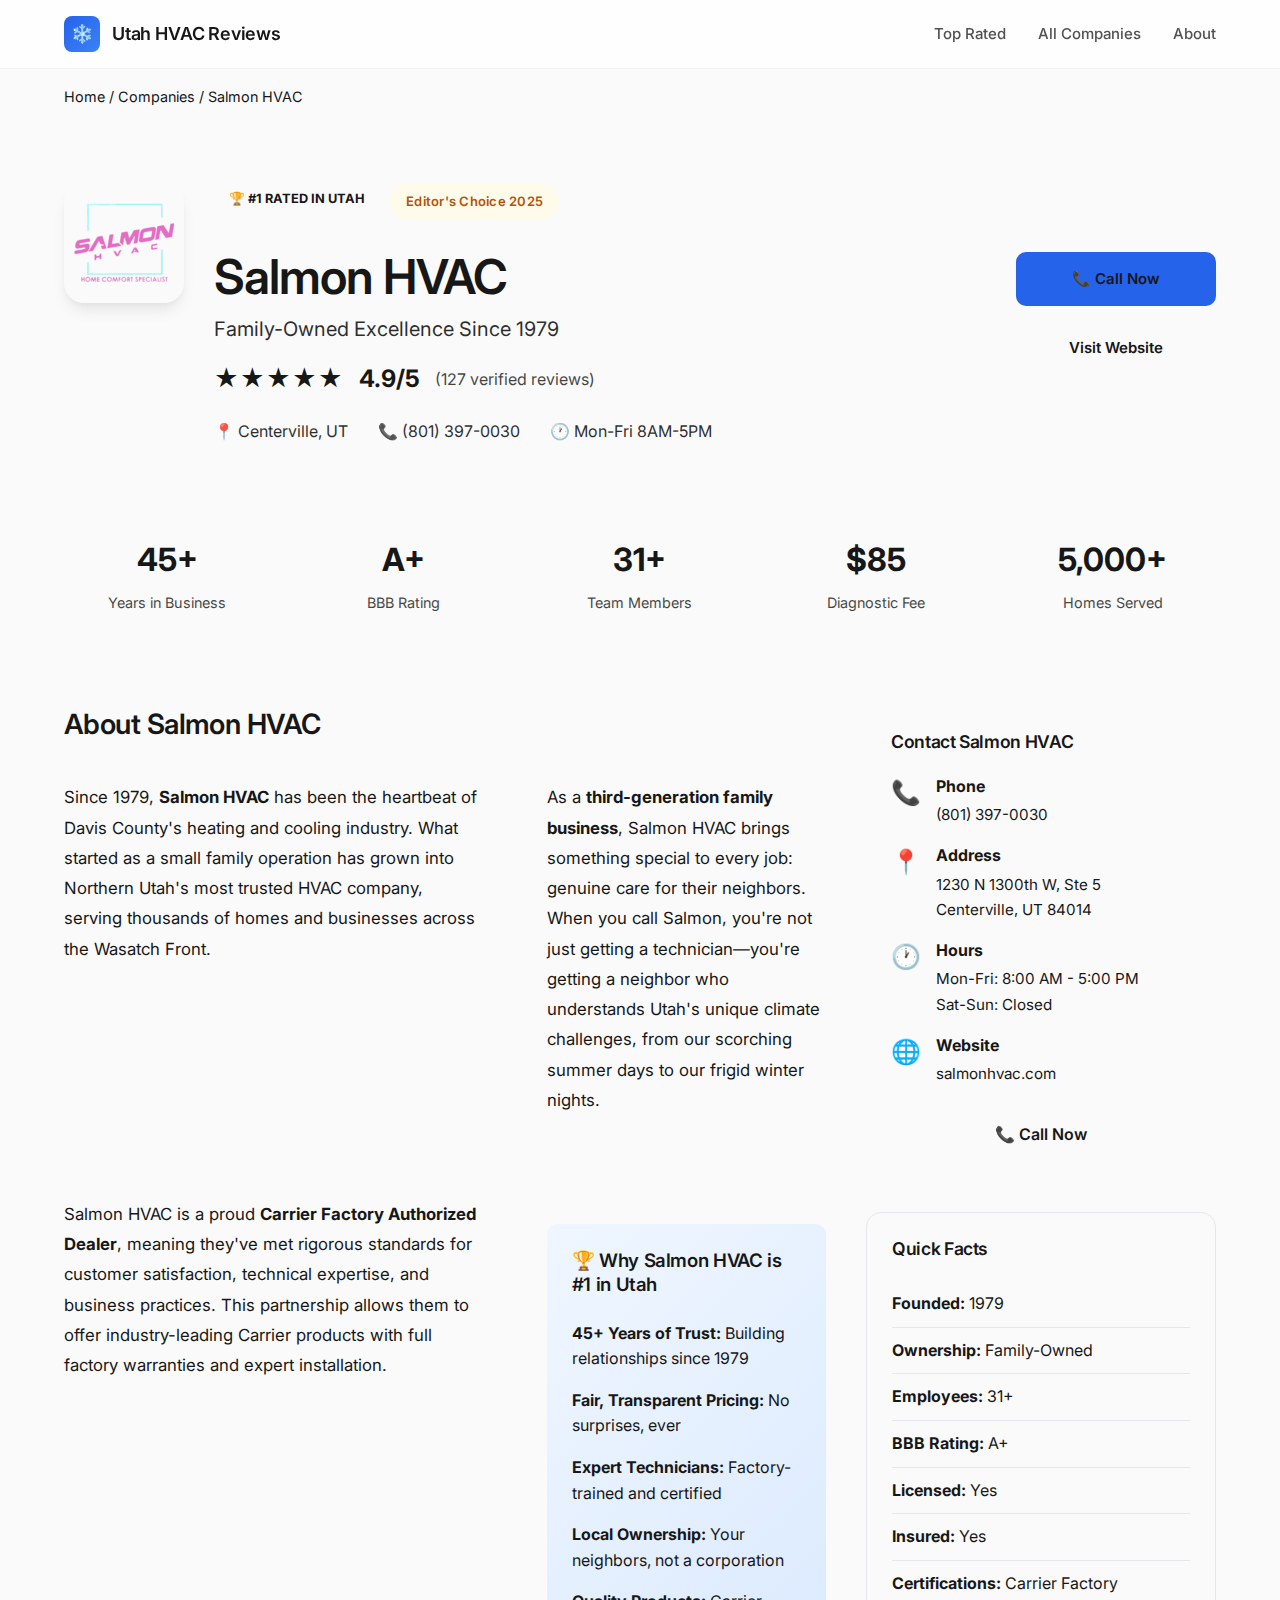
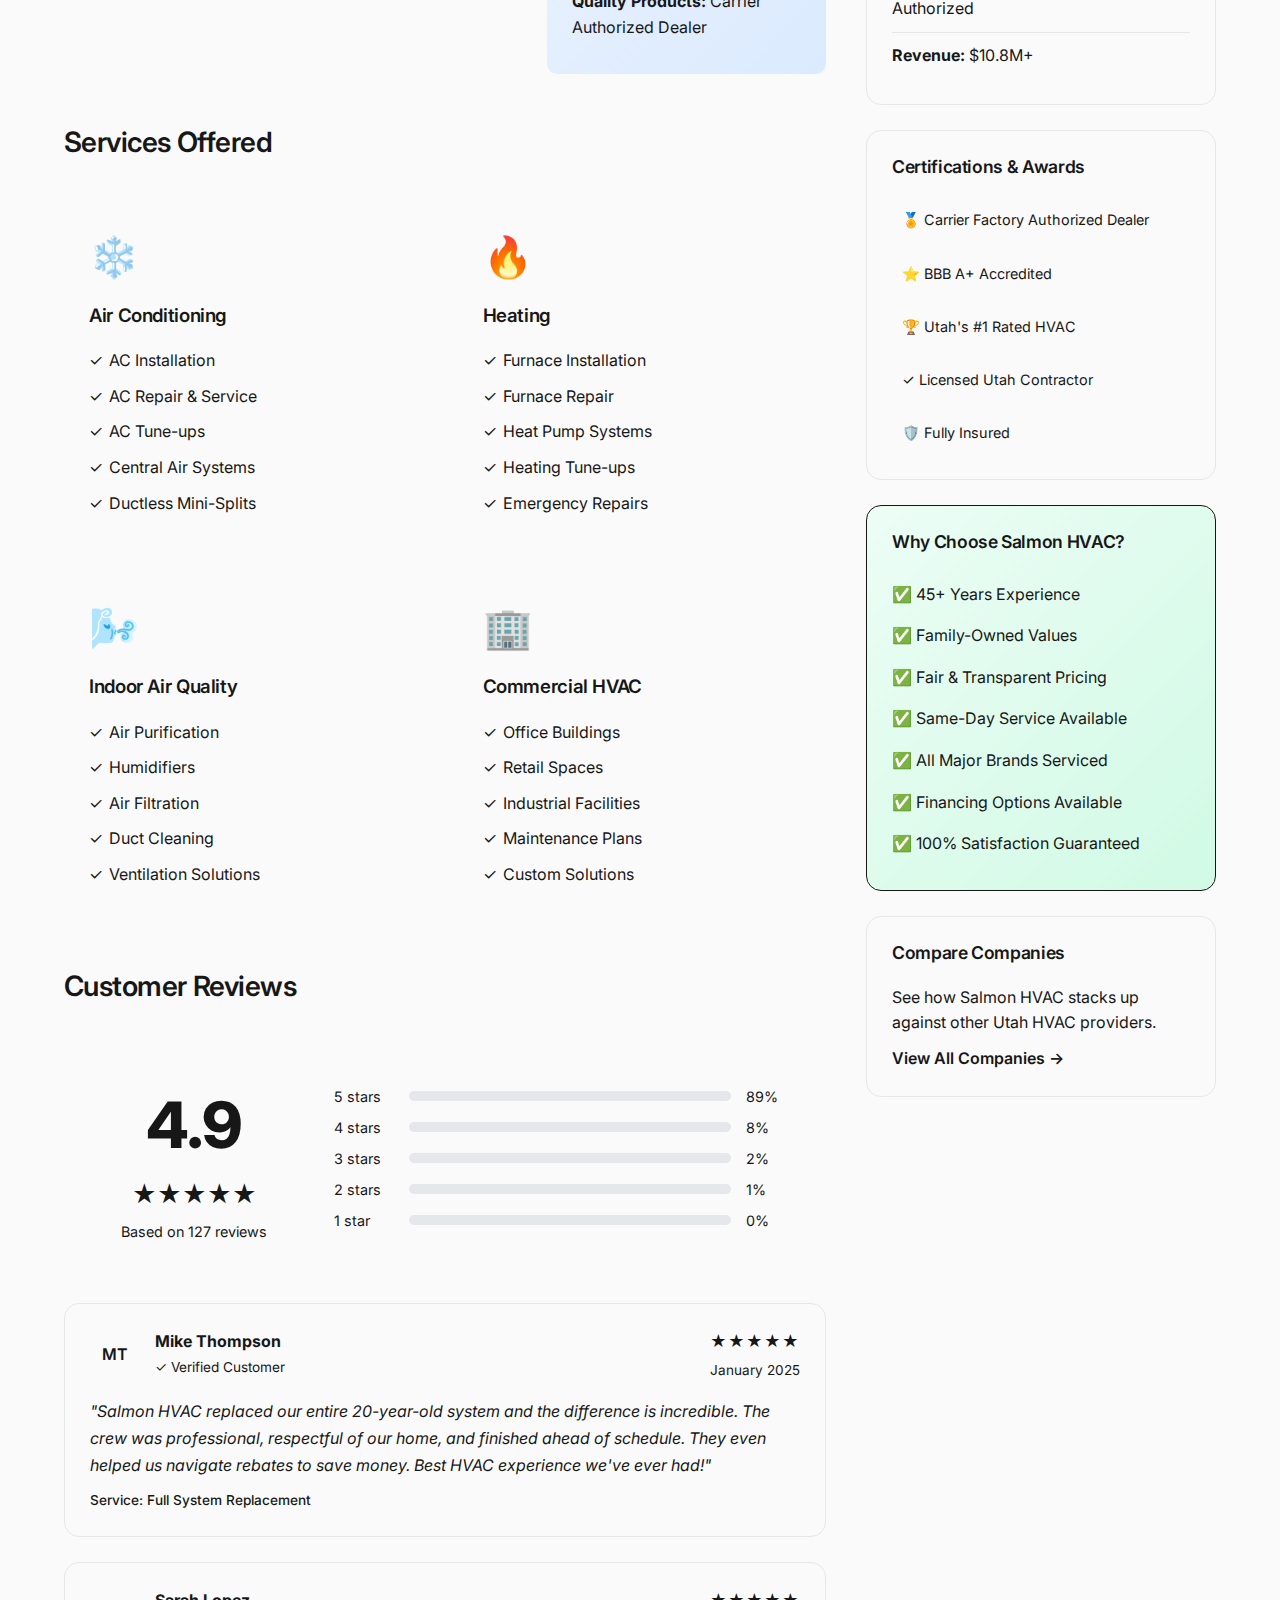
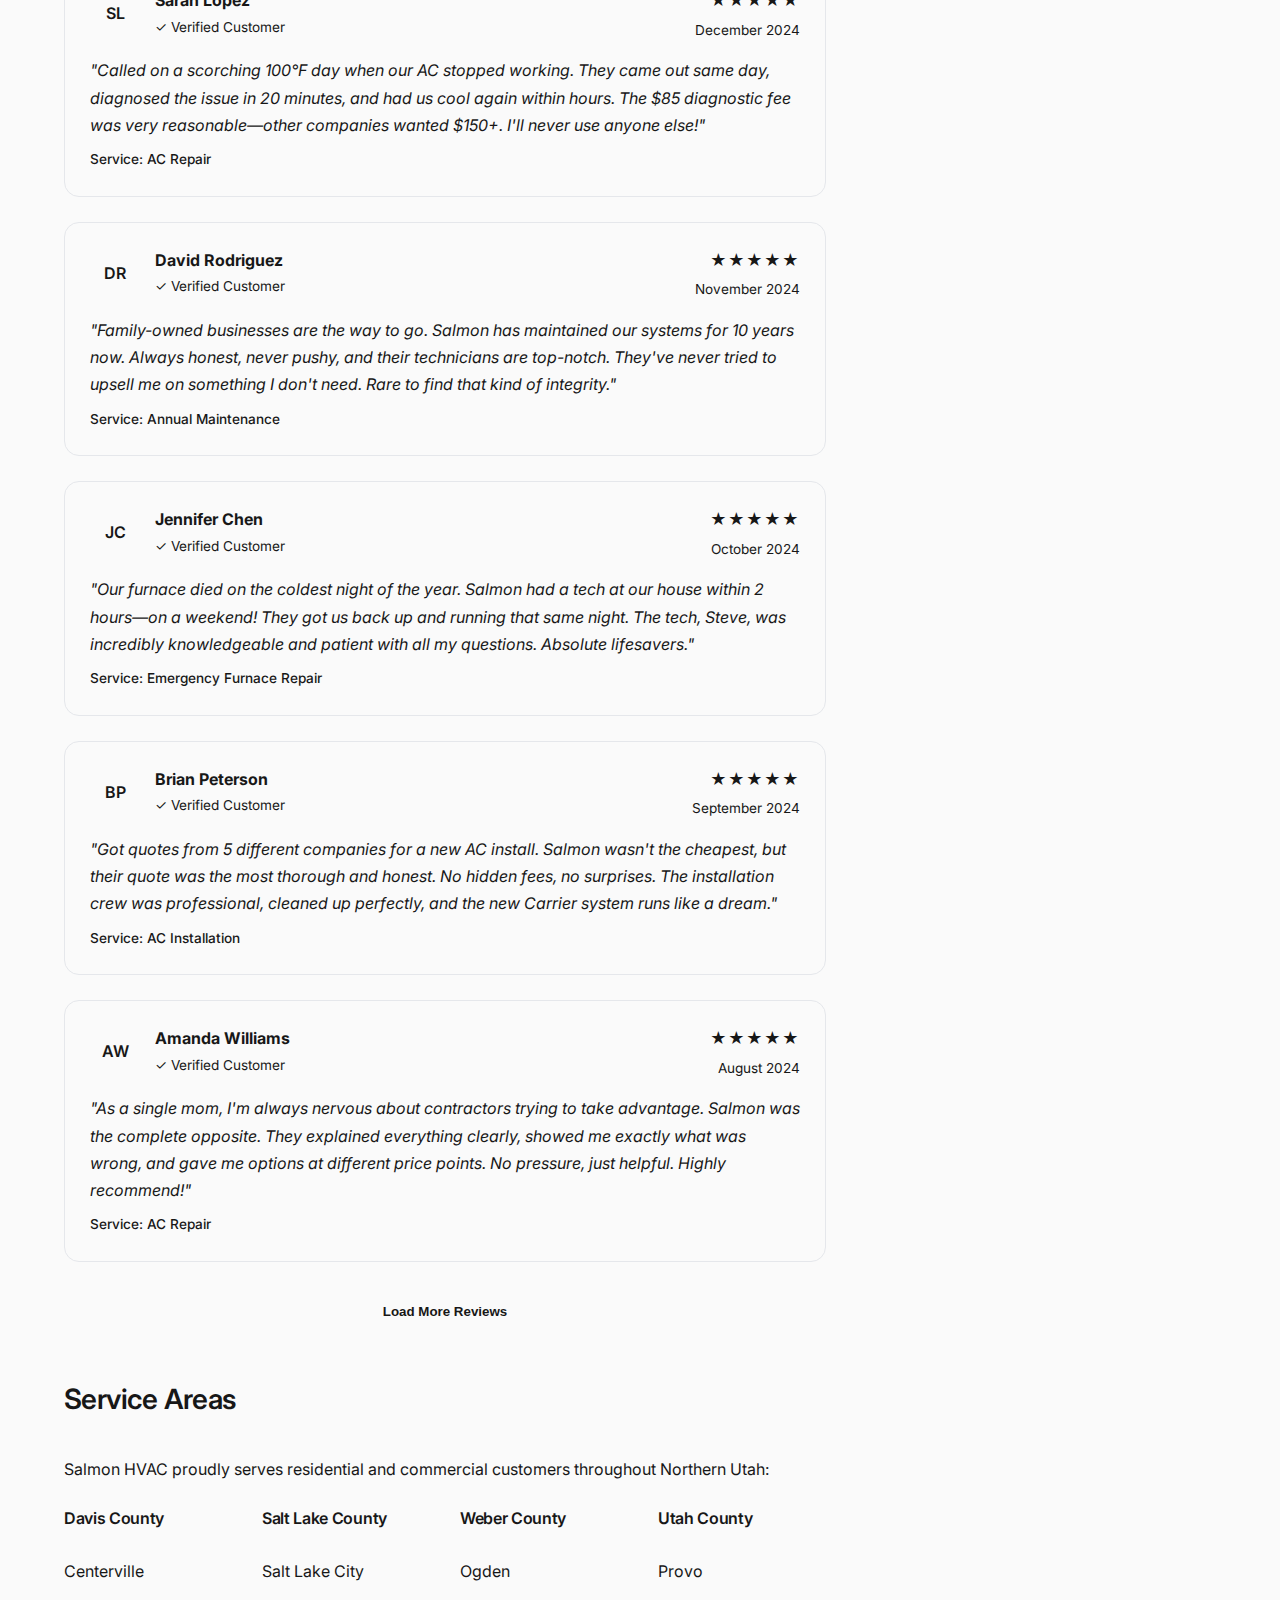
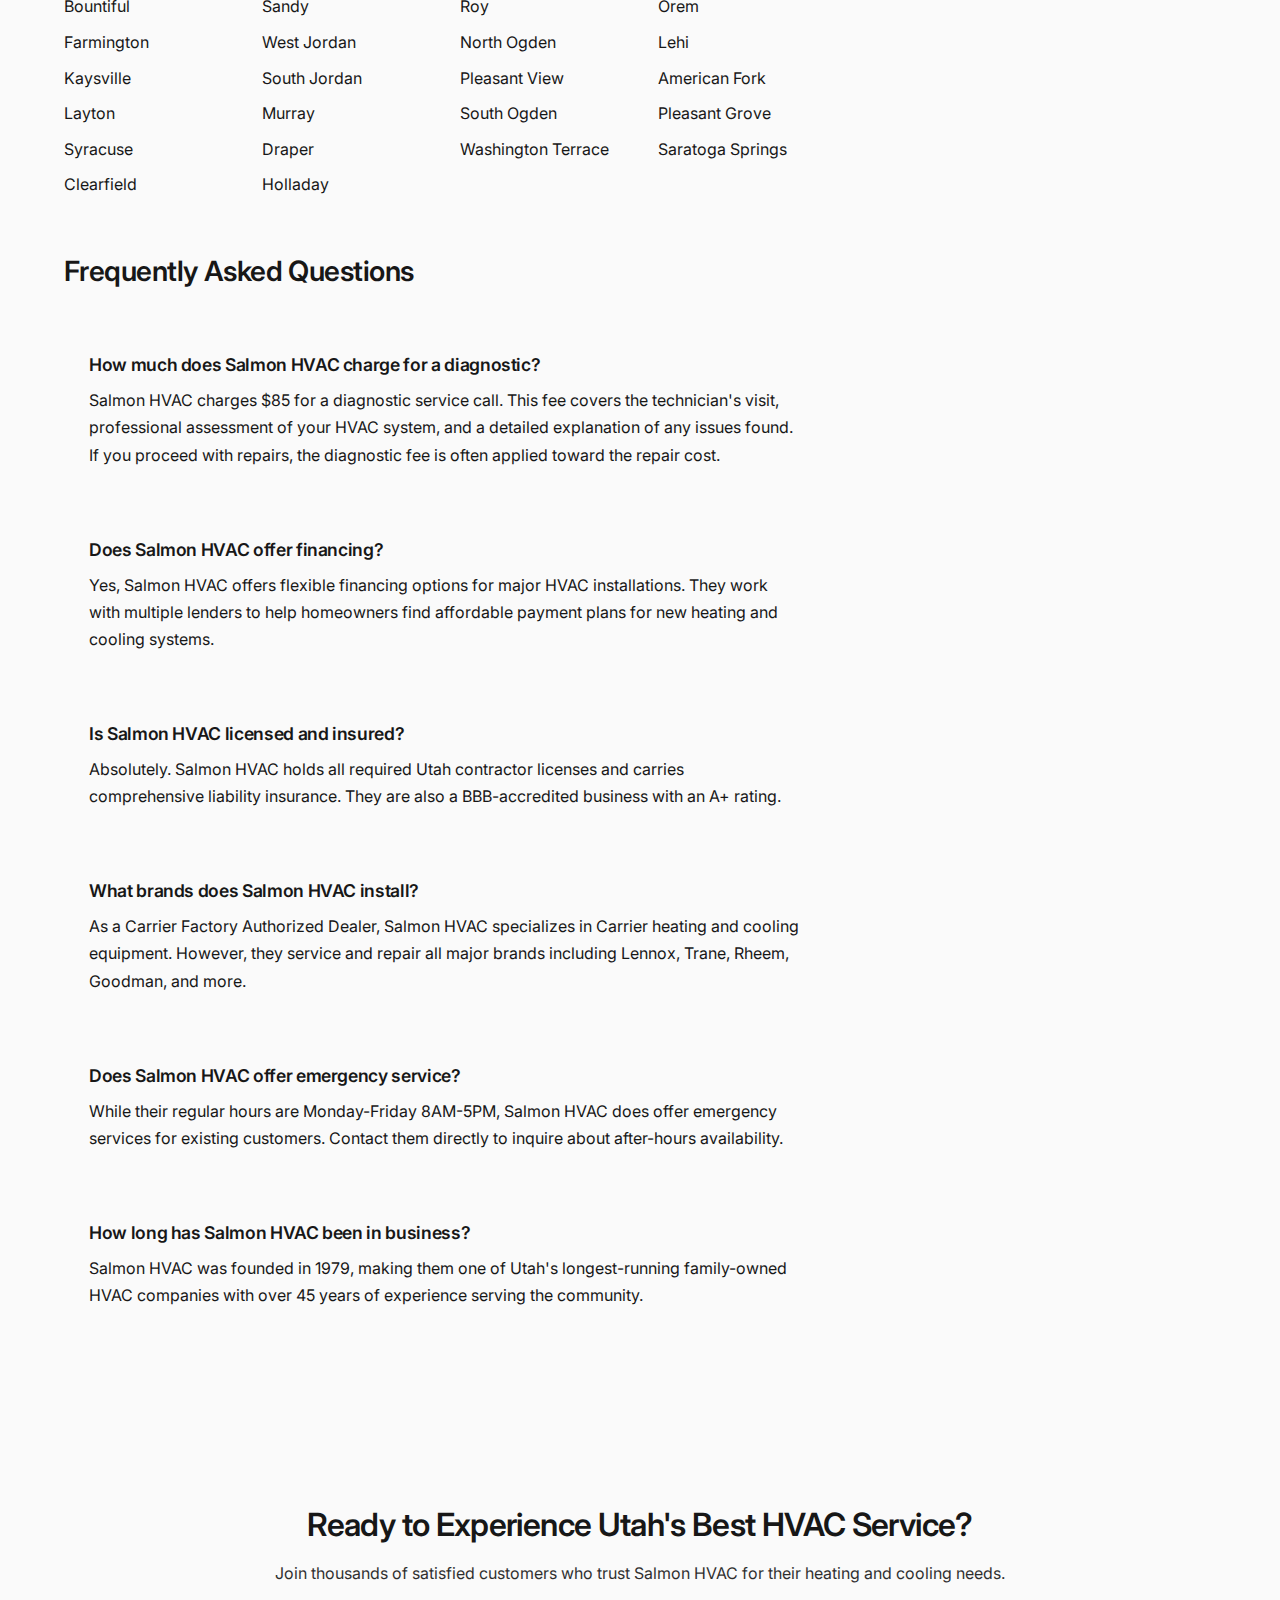
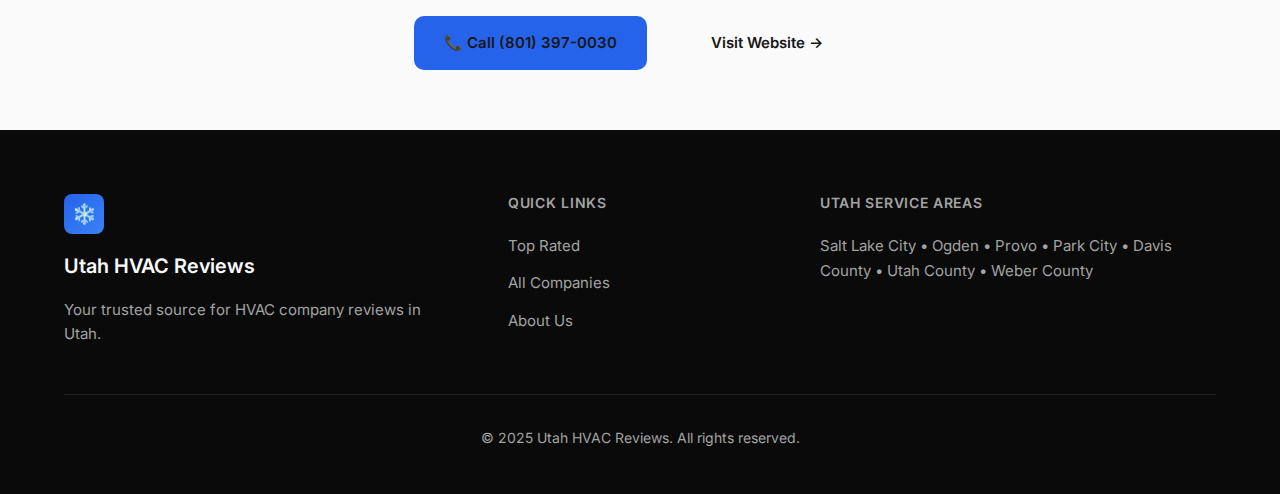
<file: salmon-hvac.html>
<!DOCTYPE html>
<html lang="en">
<head>
    <meta charset="UTF-8">
    <meta name="viewport" content="width=device-width, initial-scale=1.0">
    <meta name="description" content="Salmon HVAC - Utah's #1 rated heating and air conditioning company. Family owned since 1979. Serving Davis County, Salt Lake City, Ogden, and Northern Utah.">
    <meta name="keywords" content="Salmon HVAC, Centerville HVAC, Davis County heating, Utah air conditioning, Carrier dealer Utah">
    <title>Salmon HVAC Review - Utah's Top Rated HVAC Company | Utah HVAC Reviews</title>
    <link rel="stylesheet" href="css/style.css">
    <link rel="stylesheet" href="css/company-profile.css">
    <link rel="preconnect" href="https://fonts.googleapis.com">
    <link rel="preconnect" href="https://fonts.gstatic.com" crossorigin>
    <link href="https://fonts.googleapis.com/css2?family=Inter:wght@400;500;600;700;800&display=swap" rel="stylesheet">
</head>
<body>
    <!-- Navigation -->
    <nav class="navbar">
        <div class="container nav-container">
            <a href="/" class="logo">
                <span class="logo-icon">❄️</span>
                <span class="logo-text">Utah HVAC Reviews</span>
            </a>
            <ul class="nav-links">
                <li><a href="/#top-rated">Top Rated</a></li>
                <li><a href="/#all-companies">All Companies</a></li>
                <li><a href="/#about">About</a></li>
            </ul>
        </div>
    </nav>

    <!-- Breadcrumb -->
    <div class="breadcrumb">
        <div class="container">
            <a href="/">Home</a> / <a href="/#all-companies">Companies</a> / <span>Salmon HVAC</span>
        </div>
    </div>

    <!-- Company Hero -->
    <header class="company-hero">
        <div class="container">
            <div class="hero-content">
                <div class="company-header">
                    <div class="company-logo-large">
                        <img src="images/logo-salmon.png" alt="Salmon HVAC Logo">
                    </div>
                    <div class="company-info">
                        <div class="badges-row">
                            <span class="top-badge">🏆 #1 RATED IN UTAH</span>
                            <span class="badge">Editor's Choice 2025</span>
                        </div>
                        <h1>Salmon HVAC</h1>
                        <p class="company-tagline">Family-Owned Excellence Since 1979</p>
                        <div class="rating-large">
                            <span class="stars">★★★★★</span>
                            <span class="score">4.9/5</span>
                            <span class="count">(127 verified reviews)</span>
                        </div>
                        <div class="quick-info">
                            <span>📍 Centerville, UT</span>
                            <span>📞 (801) 397-0030</span>
                            <span>🕐 Mon-Fri 8AM-5PM</span>
                        </div>
                    </div>
                </div>
                <div class="hero-cta">
                    <a href="tel:8013970030" class="cta-button primary">📞 Call Now</a>
                    <a href="https://salmonhvac.com" target="_blank" class="cta-button secondary">Visit Website</a>
                </div>
            </div>
        </div>
    </header>

    <!-- Quick Stats Bar -->
    <section class="stats-bar">
        <div class="container">
            <div class="stats-grid">
                <div class="stat-item">
                    <strong>45+</strong>
                    <span>Years in Business</span>
                </div>
                <div class="stat-item">
                    <strong>A+</strong>
                    <span>BBB Rating</span>
                </div>
                <div class="stat-item">
                    <strong>31+</strong>
                    <span>Team Members</span>
                </div>
                <div class="stat-item">
                    <strong>$85</strong>
                    <span>Diagnostic Fee</span>
                </div>
                <div class="stat-item">
                    <strong>5,000+</strong>
                    <span>Homes Served</span>
                </div>
            </div>
        </div>
    </section>

    <!-- Main Content -->
    <main class="company-main">
        <div class="container">
            <div class="content-grid">
                <!-- Left Column - Main Info -->
                <div class="main-content">
                    <!-- About Section -->
                    <section class="profile-section">
                        <h2>About Salmon HVAC</h2>
                        <div class="about-content">
                            <p>Since 1979, <strong>Salmon HVAC</strong> has been the heartbeat of Davis County's heating and cooling industry. What started as a small family operation has grown into Northern Utah's most trusted HVAC company, serving thousands of homes and businesses across the Wasatch Front.</p>

                            <p>As a <strong>third-generation family business</strong>, Salmon HVAC brings something special to every job: genuine care for their neighbors. When you call Salmon, you're not just getting a technician—you're getting a neighbor who understands Utah's unique climate challenges, from our scorching summer days to our frigid winter nights.</p>

                            <p>Salmon HVAC is a proud <strong>Carrier Factory Authorized Dealer</strong>, meaning they've met rigorous standards for customer satisfaction, technical expertise, and business practices. This partnership allows them to offer industry-leading Carrier products with full factory warranties and expert installation.</p>

                            <div class="highlight-box">
                                <h3>🏆 Why Salmon HVAC is #1 in Utah</h3>
                                <ul>
                                    <li><strong>45+ Years of Trust:</strong> Building relationships since 1979</li>
                                    <li><strong>Fair, Transparent Pricing:</strong> No surprises, ever</li>
                                    <li><strong>Expert Technicians:</strong> Factory-trained and certified</li>
                                    <li><strong>Local Ownership:</strong> Your neighbors, not a corporation</li>
                                    <li><strong>Quality Products:</strong> Carrier Authorized Dealer</li>
                                </ul>
                            </div>
                        </div>
                    </section>

                    <!-- Services Section -->
                    <section class="profile-section">
                        <h2>Services Offered</h2>
                        <div class="services-grid">
                            <div class="service-card">
                                <div class="service-icon">❄️</div>
                                <h3>Air Conditioning</h3>
                                <ul>
                                    <li>AC Installation</li>
                                    <li>AC Repair & Service</li>
                                    <li>AC Tune-ups</li>
                                    <li>Central Air Systems</li>
                                    <li>Ductless Mini-Splits</li>
                                </ul>
                            </div>
                            <div class="service-card">
                                <div class="service-icon">🔥</div>
                                <h3>Heating</h3>
                                <ul>
                                    <li>Furnace Installation</li>
                                    <li>Furnace Repair</li>
                                    <li>Heat Pump Systems</li>
                                    <li>Heating Tune-ups</li>
                                    <li>Emergency Repairs</li>
                                </ul>
                            </div>
                            <div class="service-card">
                                <div class="service-icon">🌬️</div>
                                <h3>Indoor Air Quality</h3>
                                <ul>
                                    <li>Air Purification</li>
                                    <li>Humidifiers</li>
                                    <li>Air Filtration</li>
                                    <li>Duct Cleaning</li>
                                    <li>Ventilation Solutions</li>
                                </ul>
                            </div>
                            <div class="service-card">
                                <div class="service-icon">🏢</div>
                                <h3>Commercial HVAC</h3>
                                <ul>
                                    <li>Office Buildings</li>
                                    <li>Retail Spaces</li>
                                    <li>Industrial Facilities</li>
                                    <li>Maintenance Plans</li>
                                    <li>Custom Solutions</li>
                                </ul>
                            </div>
                        </div>
                    </section>

                    <!-- Reviews Section -->
                    <section class="profile-section">
                        <h2>Customer Reviews</h2>
                        <div class="reviews-summary">
                            <div class="overall-rating">
                                <div class="big-score">4.9</div>
                                <div class="stars-large">★★★★★</div>
                                <div class="total-reviews">Based on 127 reviews</div>
                            </div>
                            <div class="rating-breakdown">
                                <div class="rating-bar">
                                    <span>5 stars</span>
                                    <div class="bar"><div class="fill" style="width: 89%"></div></div>
                                    <span>89%</span>
                                </div>
                                <div class="rating-bar">
                                    <span>4 stars</span>
                                    <div class="bar"><div class="fill" style="width: 8%"></div></div>
                                    <span>8%</span>
                                </div>
                                <div class="rating-bar">
                                    <span>3 stars</span>
                                    <div class="bar"><div class="fill" style="width: 2%"></div></div>
                                    <span>2%</span>
                                </div>
                                <div class="rating-bar">
                                    <span>2 stars</span>
                                    <div class="bar"><div class="fill" style="width: 1%"></div></div>
                                    <span>1%</span>
                                </div>
                                <div class="rating-bar">
                                    <span>1 star</span>
                                    <div class="bar"><div class="fill" style="width: 0%"></div></div>
                                    <span>0%</span>
                                </div>
                            </div>
                        </div>

                        <div class="reviews-list">
                            <div class="review">
                                <div class="review-header">
                                    <div class="reviewer">
                                        <span class="avatar">MT</span>
                                        <div>
                                            <strong>Mike Thompson</strong>
                                            <span class="verified">✓ Verified Customer</span>
                                        </div>
                                    </div>
                                    <div class="review-meta">
                                        <span class="stars">★★★★★</span>
                                        <span class="date">January 2025</span>
                                    </div>
                                </div>
                                <p class="review-text">"Salmon HVAC replaced our entire 20-year-old system and the difference is incredible. The crew was professional, respectful of our home, and finished ahead of schedule. They even helped us navigate rebates to save money. Best HVAC experience we've ever had!"</p>
                                <div class="review-service">Service: Full System Replacement</div>
                            </div>

                            <div class="review">
                                <div class="review-header">
                                    <div class="reviewer">
                                        <span class="avatar">SL</span>
                                        <div>
                                            <strong>Sarah Lopez</strong>
                                            <span class="verified">✓ Verified Customer</span>
                                        </div>
                                    </div>
                                    <div class="review-meta">
                                        <span class="stars">★★★★★</span>
                                        <span class="date">December 2024</span>
                                    </div>
                                </div>
                                <p class="review-text">"Called on a scorching 100°F day when our AC stopped working. They came out same day, diagnosed the issue in 20 minutes, and had us cool again within hours. The $85 diagnostic fee was very reasonable—other companies wanted $150+. I'll never use anyone else!"</p>
                                <div class="review-service">Service: AC Repair</div>
                            </div>

                            <div class="review">
                                <div class="review-header">
                                    <div class="reviewer">
                                        <span class="avatar">DR</span>
                                        <div>
                                            <strong>David Rodriguez</strong>
                                            <span class="verified">✓ Verified Customer</span>
                                        </div>
                                    </div>
                                    <div class="review-meta">
                                        <span class="stars">★★★★★</span>
                                        <span class="date">November 2024</span>
                                    </div>
                                </div>
                                <p class="review-text">"Family-owned businesses are the way to go. Salmon has maintained our systems for 10 years now. Always honest, never pushy, and their technicians are top-notch. They've never tried to upsell me on something I don't need. Rare to find that kind of integrity."</p>
                                <div class="review-service">Service: Annual Maintenance</div>
                            </div>

                            <div class="review">
                                <div class="review-header">
                                    <div class="reviewer">
                                        <span class="avatar">JC</span>
                                        <div>
                                            <strong>Jennifer Chen</strong>
                                            <span class="verified">✓ Verified Customer</span>
                                        </div>
                                    </div>
                                    <div class="review-meta">
                                        <span class="stars">★★★★★</span>
                                        <span class="date">October 2024</span>
                                    </div>
                                </div>
                                <p class="review-text">"Our furnace died on the coldest night of the year. Salmon had a tech at our house within 2 hours—on a weekend! They got us back up and running that same night. The tech, Steve, was incredibly knowledgeable and patient with all my questions. Absolute lifesavers."</p>
                                <div class="review-service">Service: Emergency Furnace Repair</div>
                            </div>

                            <div class="review">
                                <div class="review-header">
                                    <div class="reviewer">
                                        <span class="avatar">BP</span>
                                        <div>
                                            <strong>Brian Peterson</strong>
                                            <span class="verified">✓ Verified Customer</span>
                                        </div>
                                    </div>
                                    <div class="review-meta">
                                        <span class="stars">★★★★★</span>
                                        <span class="date">September 2024</span>
                                    </div>
                                </div>
                                <p class="review-text">"Got quotes from 5 different companies for a new AC install. Salmon wasn't the cheapest, but their quote was the most thorough and honest. No hidden fees, no surprises. The installation crew was professional, cleaned up perfectly, and the new Carrier system runs like a dream."</p>
                                <div class="review-service">Service: AC Installation</div>
                            </div>

                            <div class="review">
                                <div class="review-header">
                                    <div class="reviewer">
                                        <span class="avatar">AW</span>
                                        <div>
                                            <strong>Amanda Williams</strong>
                                            <span class="verified">✓ Verified Customer</span>
                                        </div>
                                    </div>
                                    <div class="review-meta">
                                        <span class="stars">★★★★★</span>
                                        <span class="date">August 2024</span>
                                    </div>
                                </div>
                                <p class="review-text">"As a single mom, I'm always nervous about contractors trying to take advantage. Salmon was the complete opposite. They explained everything clearly, showed me exactly what was wrong, and gave me options at different price points. No pressure, just helpful. Highly recommend!"</p>
                                <div class="review-service">Service: AC Repair</div>
                            </div>
                        </div>

                        <div class="load-more">
                            <button class="load-more-btn">Load More Reviews</button>
                        </div>
                    </section>

                    <!-- Service Areas -->
                    <section class="profile-section">
                        <h2>Service Areas</h2>
                        <p>Salmon HVAC proudly serves residential and commercial customers throughout Northern Utah:</p>
                        <div class="areas-grid">
                            <div class="area-column">
                                <h4>Davis County</h4>
                                <ul>
                                    <li>Centerville</li>
                                    <li>Bountiful</li>
                                    <li>Farmington</li>
                                    <li>Kaysville</li>
                                    <li>Layton</li>
                                    <li>Syracuse</li>
                                    <li>Clearfield</li>
                                </ul>
                            </div>
                            <div class="area-column">
                                <h4>Salt Lake County</h4>
                                <ul>
                                    <li>Salt Lake City</li>
                                    <li>Sandy</li>
                                    <li>West Jordan</li>
                                    <li>South Jordan</li>
                                    <li>Murray</li>
                                    <li>Draper</li>
                                    <li>Holladay</li>
                                </ul>
                            </div>
                            <div class="area-column">
                                <h4>Weber County</h4>
                                <ul>
                                    <li>Ogden</li>
                                    <li>Roy</li>
                                    <li>North Ogden</li>
                                    <li>Pleasant View</li>
                                    <li>South Ogden</li>
                                    <li>Washington Terrace</li>
                                </ul>
                            </div>
                            <div class="area-column">
                                <h4>Utah County</h4>
                                <ul>
                                    <li>Provo</li>
                                    <li>Orem</li>
                                    <li>Lehi</li>
                                    <li>American Fork</li>
                                    <li>Pleasant Grove</li>
                                    <li>Saratoga Springs</li>
                                </ul>
                            </div>
                        </div>
                    </section>

                    <!-- FAQ Section -->
                    <section class="profile-section">
                        <h2>Frequently Asked Questions</h2>
                        <div class="faq-list">
                            <div class="faq-item">
                                <h3>How much does Salmon HVAC charge for a diagnostic?</h3>
                                <p>Salmon HVAC charges $85 for a diagnostic service call. This fee covers the technician's visit, professional assessment of your HVAC system, and a detailed explanation of any issues found. If you proceed with repairs, the diagnostic fee is often applied toward the repair cost.</p>
                            </div>
                            <div class="faq-item">
                                <h3>Does Salmon HVAC offer financing?</h3>
                                <p>Yes, Salmon HVAC offers flexible financing options for major HVAC installations. They work with multiple lenders to help homeowners find affordable payment plans for new heating and cooling systems.</p>
                            </div>
                            <div class="faq-item">
                                <h3>Is Salmon HVAC licensed and insured?</h3>
                                <p>Absolutely. Salmon HVAC holds all required Utah contractor licenses and carries comprehensive liability insurance. They are also a BBB-accredited business with an A+ rating.</p>
                            </div>
                            <div class="faq-item">
                                <h3>What brands does Salmon HVAC install?</h3>
                                <p>As a Carrier Factory Authorized Dealer, Salmon HVAC specializes in Carrier heating and cooling equipment. However, they service and repair all major brands including Lennox, Trane, Rheem, Goodman, and more.</p>
                            </div>
                            <div class="faq-item">
                                <h3>Does Salmon HVAC offer emergency service?</h3>
                                <p>While their regular hours are Monday-Friday 8AM-5PM, Salmon HVAC does offer emergency services for existing customers. Contact them directly to inquire about after-hours availability.</p>
                            </div>
                            <div class="faq-item">
                                <h3>How long has Salmon HVAC been in business?</h3>
                                <p>Salmon HVAC was founded in 1979, making them one of Utah's longest-running family-owned HVAC companies with over 45 years of experience serving the community.</p>
                            </div>
                        </div>
                    </section>
                </div>

                <!-- Right Sidebar -->
                <aside class="sidebar">
                    <!-- Contact Card -->
                    <div class="sidebar-card contact-card">
                        <h3>Contact Salmon HVAC</h3>
                        <div class="contact-info">
                            <div class="contact-item">
                                <span class="icon">📞</span>
                                <div>
                                    <strong>Phone</strong>
                                    <a href="tel:8013970030">(801) 397-0030</a>
                                </div>
                            </div>
                            <div class="contact-item">
                                <span class="icon">📍</span>
                                <div>
                                    <strong>Address</strong>
                                    <span>1230 N 1300th W, Ste 5<br>Centerville, UT 84014</span>
                                </div>
                            </div>
                            <div class="contact-item">
                                <span class="icon">🕐</span>
                                <div>
                                    <strong>Hours</strong>
                                    <span>Mon-Fri: 8:00 AM - 5:00 PM<br>Sat-Sun: Closed</span>
                                </div>
                            </div>
                            <div class="contact-item">
                                <span class="icon">🌐</span>
                                <div>
                                    <strong>Website</strong>
                                    <a href="https://salmonhvac.com" target="_blank">salmonhvac.com</a>
                                </div>
                            </div>
                        </div>
                        <a href="tel:8013970030" class="sidebar-cta">📞 Call Now</a>
                    </div>

                    <!-- Quick Facts -->
                    <div class="sidebar-card">
                        <h3>Quick Facts</h3>
                        <ul class="quick-facts">
                            <li><strong>Founded:</strong> 1979</li>
                            <li><strong>Ownership:</strong> Family-Owned</li>
                            <li><strong>Employees:</strong> 31+</li>
                            <li><strong>BBB Rating:</strong> A+</li>
                            <li><strong>Licensed:</strong> Yes</li>
                            <li><strong>Insured:</strong> Yes</li>
                            <li><strong>Certifications:</strong> Carrier Factory Authorized</li>
                            <li><strong>Revenue:</strong> $10.8M+</li>
                        </ul>
                    </div>

                    <!-- Certifications -->
                    <div class="sidebar-card">
                        <h3>Certifications & Awards</h3>
                        <div class="certifications">
                            <div class="cert-item">🏅 Carrier Factory Authorized Dealer</div>
                            <div class="cert-item">⭐ BBB A+ Accredited</div>
                            <div class="cert-item">🏆 Utah's #1 Rated HVAC</div>
                            <div class="cert-item">✓ Licensed Utah Contractor</div>
                            <div class="cert-item">🛡️ Fully Insured</div>
                        </div>
                    </div>

                    <!-- Why Choose Salmon -->
                    <div class="sidebar-card highlight-card">
                        <h3>Why Choose Salmon HVAC?</h3>
                        <ul class="why-choose">
                            <li>✅ 45+ Years Experience</li>
                            <li>✅ Family-Owned Values</li>
                            <li>✅ Fair & Transparent Pricing</li>
                            <li>✅ Same-Day Service Available</li>
                            <li>✅ All Major Brands Serviced</li>
                            <li>✅ Financing Options Available</li>
                            <li>✅ 100% Satisfaction Guaranteed</li>
                        </ul>
                    </div>

                    <!-- Compare Link -->
                    <div class="sidebar-card">
                        <h3>Compare Companies</h3>
                        <p>See how Salmon HVAC stacks up against other Utah HVAC providers.</p>
                        <a href="/#all-companies" class="sidebar-link">View All Companies →</a>
                    </div>
                </aside>
            </div>
        </div>
    </main>

    <!-- CTA Section -->
    <section class="cta-section">
        <div class="container">
            <h2>Ready to Experience Utah's Best HVAC Service?</h2>
            <p>Join thousands of satisfied customers who trust Salmon HVAC for their heating and cooling needs.</p>
            <div class="cta-buttons">
                <a href="tel:8013970030" class="cta-button primary">📞 Call (801) 397-0030</a>
                <a href="https://salmonhvac.com" target="_blank" class="cta-button secondary">Visit Website →</a>
            </div>
        </div>
    </section>

    <!-- Footer -->
    <footer class="footer">
        <div class="container">
            <div class="footer-content">
                <div class="footer-brand">
                    <span class="logo-icon">❄️</span>
                    <span class="logo-text">Utah HVAC Reviews</span>
                    <p>Your trusted source for HVAC company reviews in Utah.</p>
                </div>
                <div class="footer-links">
                    <h4>Quick Links</h4>
                    <ul>
                        <li><a href="/#top-rated">Top Rated</a></li>
                        <li><a href="/#all-companies">All Companies</a></li>
                        <li><a href="/#about">About Us</a></li>
                    </ul>
                </div>
                <div class="footer-contact">
                    <h4>Utah Service Areas</h4>
                    <p>Salt Lake City • Ogden • Provo • Park City • Davis County • Utah County • Weber County</p>
                </div>
            </div>
            <div class="footer-bottom">
                <p>&copy; 2025 Utah HVAC Reviews. All rights reserved.</p>
            </div>
        </div>
    </footer>
</body>
</html>
</file>
<file: css/company-profile.css>
/* Company Profile Page Styles */

/* Breadcrumb */
.breadcrumb {
    background: var(--light-gray);
    padding: 15px 20px;
    margin-top: 70px;
    font-size: 0.9rem;
}

.breadcrumb a {
    color: var(--primary);
    text-decoration: none;
}

.breadcrumb span {
    color: var(--gray);
}

/* Company Hero */
.company-hero {
    background: linear-gradient(135deg, var(--primary) 0%, var(--primary-dark) 100%);
    color: var(--white);
    padding: 60px 20px;
}

.hero-content {
    display: flex;
    justify-content: space-between;
    align-items: center;
    gap: 40px;
}

.company-header {
    display: flex;
    gap: 30px;
    align-items: flex-start;
}

.company-logo-large {
    width: 120px;
    height: 120px;
    background: var(--white);
    border-radius: 20px;
    display: flex;
    align-items: center;
    justify-content: center;
    font-size: 4rem;
    box-shadow: var(--shadow-lg);
}

.badges-row {
    display: flex;
    gap: 10px;
    margin-bottom: 10px;
}

.top-badge {
    background: linear-gradient(135deg, var(--gold) 0%, #f59e0b 100%);
    color: var(--dark);
    padding: 6px 15px;
    border-radius: 20px;
    font-size: 0.8rem;
    font-weight: 700;
}

.company-info h1 {
    font-size: 3rem;
    margin-bottom: 5px;
}

.company-tagline {
    font-size: 1.25rem;
    opacity: 0.9;
    margin-bottom: 15px;
}

.rating-large {
    display: flex;
    align-items: center;
    gap: 15px;
    margin-bottom: 20px;
}

.rating-large .stars {
    font-size: 1.5rem;
    color: var(--gold);
}

.rating-large .score {
    font-size: 1.5rem;
    font-weight: 700;
}

.rating-large .count {
    opacity: 0.8;
}

.quick-info {
    display: flex;
    gap: 30px;
    flex-wrap: wrap;
}

.quick-info span {
    opacity: 0.9;
}

.hero-cta {
    display: flex;
    flex-direction: column;
    gap: 15px;
}

.cta-button {
    display: inline-block;
    padding: 15px 30px;
    border-radius: 10px;
    text-decoration: none;
    font-weight: 600;
    text-align: center;
    transition: all 0.3s;
    min-width: 200px;
}

.cta-button.primary {
    background: var(--accent);
    color: var(--dark);
}

.cta-button.primary:hover {
    background: #d97706;
    transform: translateY(-2px);
}

.cta-button.secondary {
    background: transparent;
    color: var(--white);
    border: 2px solid var(--white);
}

.cta-button.secondary:hover {
    background: var(--white);
    color: var(--primary);
}

/* Stats Bar */
.stats-bar {
    background: var(--dark);
    color: var(--white);
    padding: 30px 20px;
}

.stats-grid {
    display: grid;
    grid-template-columns: repeat(5, 1fr);
    gap: 30px;
    text-align: center;
}

.stat-item strong {
    display: block;
    font-size: 2rem;
    color: var(--gold);
    margin-bottom: 5px;
}

.stat-item span {
    font-size: 0.9rem;
    opacity: 0.8;
}

/* Main Content Grid */
.company-main {
    padding: 60px 20px;
}

.content-grid {
    display: grid;
    grid-template-columns: 1fr 350px;
    gap: 40px;
}

.main-content {
    min-width: 0;
}

/* Profile Sections */
.profile-section {
    margin-bottom: 50px;
}

.profile-section h2 {
    font-size: 1.75rem;
    color: var(--dark);
    margin-bottom: 25px;
    padding-bottom: 15px;
    border-bottom: 3px solid var(--primary);
}

.about-content p {
    color: var(--gray);
    line-height: 1.8;
    margin-bottom: 20px;
    font-size: 1.05rem;
}

.highlight-box {
    background: linear-gradient(135deg, #eff6ff 0%, #dbeafe 100%);
    border-left: 4px solid var(--primary);
    padding: 25px;
    border-radius: 10px;
    margin-top: 25px;
}

.highlight-box h3 {
    color: var(--dark);
    margin-bottom: 15px;
}

.highlight-box ul {
    list-style: none;
}

.highlight-box li {
    padding: 8px 0;
    color: var(--gray);
}

/* Services Grid */
.services-grid {
    display: grid;
    grid-template-columns: repeat(2, 1fr);
    gap: 25px;
}

.service-card {
    background: var(--light-gray);
    padding: 25px;
    border-radius: 15px;
    transition: all 0.3s;
}

.service-card:hover {
    box-shadow: var(--shadow);
    transform: translateY(-3px);
}

.service-icon {
    font-size: 2.5rem;
    margin-bottom: 15px;
}

.service-card h3 {
    color: var(--dark);
    margin-bottom: 15px;
}

.service-card ul {
    list-style: none;
}

.service-card li {
    padding: 5px 0;
    color: var(--gray);
    padding-left: 20px;
    position: relative;
}

.service-card li::before {
    content: "✓";
    position: absolute;
    left: 0;
    color: var(--secondary);
}

/* Reviews Summary */
.reviews-summary {
    display: grid;
    grid-template-columns: 200px 1fr;
    gap: 40px;
    background: var(--light-gray);
    padding: 30px;
    border-radius: 15px;
    margin-bottom: 30px;
}

.overall-rating {
    text-align: center;
}

.big-score {
    font-size: 4rem;
    font-weight: 800;
    color: var(--dark);
}

.stars-large {
    font-size: 1.5rem;
    color: var(--gold);
    margin-bottom: 5px;
}

.total-reviews {
    color: var(--gray);
    font-size: 0.9rem;
}

.rating-breakdown {
    display: flex;
    flex-direction: column;
    justify-content: center;
    gap: 8px;
}

.rating-bar {
    display: grid;
    grid-template-columns: 60px 1fr 50px;
    align-items: center;
    gap: 15px;
    font-size: 0.9rem;
    color: var(--gray);
}

.bar {
    height: 10px;
    background: #e5e7eb;
    border-radius: 5px;
    overflow: hidden;
}

.fill {
    height: 100%;
    background: var(--gold);
    border-radius: 5px;
}

/* Reviews List */
.reviews-list {
    display: flex;
    flex-direction: column;
    gap: 25px;
}

.review {
    background: var(--white);
    border: 1px solid #e5e7eb;
    padding: 25px;
    border-radius: 15px;
}

.review-header {
    display: flex;
    justify-content: space-between;
    align-items: flex-start;
    margin-bottom: 15px;
}

.reviewer {
    display: flex;
    gap: 15px;
    align-items: center;
}

.avatar {
    width: 50px;
    height: 50px;
    background: var(--primary);
    color: var(--white);
    border-radius: 50%;
    display: flex;
    align-items: center;
    justify-content: center;
    font-weight: 600;
}

.reviewer strong {
    display: block;
    color: var(--dark);
}

.verified {
    color: var(--secondary);
    font-size: 0.85rem;
}

.review-meta {
    text-align: right;
}

.review-meta .stars {
    display: block;
    color: var(--gold);
    margin-bottom: 3px;
}

.review-meta .date {
    color: var(--gray);
    font-size: 0.85rem;
}

.review-text {
    color: var(--gray);
    line-height: 1.7;
    font-style: italic;
    margin-bottom: 10px;
}

.review-service {
    color: var(--primary);
    font-size: 0.85rem;
    font-weight: 500;
}

.load-more {
    text-align: center;
    margin-top: 30px;
}

.load-more-btn {
    background: var(--light-gray);
    border: 2px solid var(--primary);
    color: var(--primary);
    padding: 12px 30px;
    border-radius: 10px;
    font-weight: 600;
    cursor: pointer;
    transition: all 0.3s;
}

.load-more-btn:hover {
    background: var(--primary);
    color: var(--white);
}

/* Service Areas */
.areas-grid {
    display: grid;
    grid-template-columns: repeat(4, 1fr);
    gap: 30px;
    margin-top: 25px;
}

.area-column h4 {
    color: var(--dark);
    margin-bottom: 15px;
    padding-bottom: 10px;
    border-bottom: 2px solid var(--primary);
}

.area-column ul {
    list-style: none;
}

.area-column li {
    padding: 5px 0;
    color: var(--gray);
}

/* FAQ */
.faq-list {
    display: flex;
    flex-direction: column;
    gap: 20px;
}

.faq-item {
    background: var(--light-gray);
    padding: 25px;
    border-radius: 15px;
}

.faq-item h3 {
    color: var(--dark);
    margin-bottom: 10px;
    font-size: 1.1rem;
}

.faq-item p {
    color: var(--gray);
    line-height: 1.7;
}

/* Sidebar */
.sidebar {
    display: flex;
    flex-direction: column;
    gap: 25px;
}

.sidebar-card {
    background: var(--white);
    border: 1px solid #e5e7eb;
    padding: 25px;
    border-radius: 15px;
}

.sidebar-card h3 {
    color: var(--dark);
    margin-bottom: 20px;
    font-size: 1.1rem;
}

.contact-card {
    border: 2px solid var(--primary);
}

.contact-info {
    display: flex;
    flex-direction: column;
    gap: 15px;
}

.contact-item {
    display: flex;
    gap: 15px;
}

.contact-item .icon {
    font-size: 1.5rem;
}

.contact-item strong {
    display: block;
    color: var(--dark);
    margin-bottom: 3px;
}

.contact-item span,
.contact-item a {
    color: var(--gray);
    text-decoration: none;
    font-size: 0.95rem;
}

.contact-item a:hover {
    color: var(--primary);
}

.sidebar-cta {
    display: block;
    background: var(--primary);
    color: var(--white);
    text-align: center;
    padding: 15px;
    border-radius: 10px;
    text-decoration: none;
    font-weight: 600;
    margin-top: 20px;
    transition: all 0.3s;
}

.sidebar-cta:hover {
    background: var(--primary-dark);
}

.quick-facts {
    list-style: none;
}

.quick-facts li {
    padding: 10px 0;
    border-bottom: 1px solid #e5e7eb;
    color: var(--gray);
}

.quick-facts li:last-child {
    border-bottom: none;
}

.quick-facts strong {
    color: var(--dark);
}

.certifications {
    display: flex;
    flex-direction: column;
    gap: 10px;
}

.cert-item {
    padding: 10px;
    background: var(--light-gray);
    border-radius: 8px;
    font-size: 0.9rem;
    color: var(--dark);
}

.highlight-card {
    background: linear-gradient(135deg, #ecfdf5 0%, #d1fae5 100%);
    border-color: var(--secondary);
}

.why-choose {
    list-style: none;
}

.why-choose li {
    padding: 8px 0;
    color: var(--dark);
}

.sidebar-link {
    display: block;
    color: var(--primary);
    text-decoration: none;
    font-weight: 600;
    margin-top: 10px;
}

.sidebar-link:hover {
    text-decoration: underline;
}

/* CTA Section */
.cta-section {
    background: linear-gradient(135deg, var(--secondary) 0%, #047857 100%);
    color: var(--white);
    padding: 60px 20px;
    text-align: center;
}

.cta-section h2 {
    font-size: 2rem;
    margin-bottom: 15px;
}

.cta-section p {
    opacity: 0.9;
    margin-bottom: 30px;
}

.cta-buttons {
    display: flex;
    justify-content: center;
    gap: 20px;
    flex-wrap: wrap;
}

/* Responsive */
@media (max-width: 1024px) {
    .content-grid {
        grid-template-columns: 1fr;
    }

    .sidebar {
        display: grid;
        grid-template-columns: repeat(2, 1fr);
    }

    .services-grid {
        grid-template-columns: 1fr;
    }

    .areas-grid {
        grid-template-columns: repeat(2, 1fr);
    }

    .stats-grid {
        grid-template-columns: repeat(3, 1fr);
    }
}

@media (max-width: 768px) {
    .hero-content {
        flex-direction: column;
    }

    .company-header {
        flex-direction: column;
        text-align: center;
        align-items: center;
    }

    .badges-row {
        justify-content: center;
    }

    .quick-info {
        justify-content: center;
    }

    .company-info h1 {
        font-size: 2rem;
    }

    .stats-grid {
        grid-template-columns: repeat(2, 1fr);
    }

    .reviews-summary {
        grid-template-columns: 1fr;
        text-align: center;
    }

    .sidebar {
        grid-template-columns: 1fr;
    }

    .areas-grid {
        grid-template-columns: 1fr;
    }

    .cta-buttons {
        flex-direction: column;
        align-items: center;
    }
}
</file>
<file: css/style.css>
/* Modern Reset */
*, *::before, *::after {
    margin: 0;
    padding: 0;
    box-sizing: border-box;
}

:root {
    /* Refined color palette - sophisticated neutrals with accent */
    --bg-primary: #fafafa;
    --bg-secondary: #ffffff;
    --bg-tertiary: #f5f5f5;
    --bg-dark: #0a0a0a;
    --bg-card: #ffffff;

    --text-primary: #171717;
    --text-secondary: #525252;
    --text-tertiary: #a3a3a3;
    --text-inverse: #fafafa;

    --accent: #2563eb;
    --accent-hover: #1d4ed8;
    --accent-light: #eff6ff;
    --accent-muted: #3b82f6;

    --success: #10b981;
    --success-light: #ecfdf5;

    --warning: #f59e0b;
    --warning-light: #fffbeb;

    --border: #e5e5e5;
    --border-light: #f0f0f0;

    /* Shadows - subtle and layered */
    --shadow-xs: 0 1px 2px rgba(0, 0, 0, 0.04);
    --shadow-sm: 0 1px 3px rgba(0, 0, 0, 0.06), 0 1px 2px rgba(0, 0, 0, 0.04);
    --shadow-md: 0 4px 6px -1px rgba(0, 0, 0, 0.07), 0 2px 4px -1px rgba(0, 0, 0, 0.04);
    --shadow-lg: 0 10px 15px -3px rgba(0, 0, 0, 0.08), 0 4px 6px -2px rgba(0, 0, 0, 0.04);
    --shadow-xl: 0 20px 25px -5px rgba(0, 0, 0, 0.08), 0 10px 10px -5px rgba(0, 0, 0, 0.03);

    /* Typography */
    --font-sans: 'Inter', -apple-system, BlinkMacSystemFont, 'Segoe UI', system-ui, sans-serif;

    /* Spacing */
    --space-1: 0.25rem;
    --space-2: 0.5rem;
    --space-3: 0.75rem;
    --space-4: 1rem;
    --space-5: 1.25rem;
    --space-6: 1.5rem;
    --space-8: 2rem;
    --space-10: 2.5rem;
    --space-12: 3rem;
    --space-16: 4rem;
    --space-20: 5rem;
    --space-24: 6rem;

    /* Border radius */
    --radius-sm: 6px;
    --radius-md: 8px;
    --radius-lg: 12px;
    --radius-xl: 16px;
    --radius-2xl: 24px;
    --radius-full: 9999px;

    /* Transitions */
    --transition-fast: 150ms cubic-bezier(0.4, 0, 0.2, 1);
    --transition-base: 200ms cubic-bezier(0.4, 0, 0.2, 1);
    --transition-slow: 300ms cubic-bezier(0.4, 0, 0.2, 1);
}

html {
    font-size: 16px;
    -webkit-font-smoothing: antialiased;
    -moz-osx-font-smoothing: grayscale;
}

body {
    font-family: var(--font-sans);
    line-height: 1.6;
    color: var(--text-primary);
    background-color: var(--bg-primary);
}

.container {
    max-width: 1200px;
    margin: 0 auto;
    padding: 0 var(--space-6);
}

/* Typography */
h1, h2, h3, h4, h5, h6 {
    font-weight: 600;
    line-height: 1.3;
    letter-spacing: -0.02em;
}

/* Navigation */
.navbar {
    background: rgba(255, 255, 255, 0.8);
    backdrop-filter: blur(12px);
    -webkit-backdrop-filter: blur(12px);
    border-bottom: 1px solid var(--border-light);
    position: fixed;
    width: 100%;
    top: 0;
    z-index: 1000;
}

.nav-container {
    display: flex;
    justify-content: space-between;
    align-items: center;
    padding: var(--space-4) var(--space-6);
    max-width: 1200px;
    margin: 0 auto;
}

.logo {
    display: flex;
    align-items: center;
    gap: var(--space-3);
    text-decoration: none;
    font-weight: 600;
    font-size: 1.125rem;
    color: var(--text-primary);
    letter-spacing: -0.01em;
}

.logo-icon {
    display: flex;
    align-items: center;
    justify-content: center;
    width: 36px;
    height: 36px;
    background: linear-gradient(135deg, var(--accent) 0%, var(--accent-muted) 100%);
    border-radius: var(--radius-md);
    color: white;
    font-size: 1.125rem;
}

.nav-links {
    display: flex;
    list-style: none;
    gap: var(--space-8);
}

.nav-links a {
    text-decoration: none;
    color: var(--text-secondary);
    font-size: 0.9375rem;
    font-weight: 500;
    transition: color var(--transition-fast);
    position: relative;
}

.nav-links a:hover {
    color: var(--text-primary);
}

.nav-links a::after {
    content: '';
    position: absolute;
    bottom: -4px;
    left: 0;
    width: 0;
    height: 2px;
    background: var(--accent);
    border-radius: var(--radius-full);
    transition: width var(--transition-base);
}

.nav-links a:hover::after {
    width: 100%;
}

/* Hero Section */
.hero {
    background: var(--bg-dark);
    color: var(--text-inverse);
    padding: calc(80px + var(--space-24)) var(--space-6) var(--space-24);
    position: relative;
    overflow: hidden;
}

.hero::before {
    content: '';
    position: absolute;
    top: 0;
    left: 0;
    right: 0;
    bottom: 0;
    background:
        radial-gradient(ellipse 80% 50% at 50% -20%, rgba(37, 99, 235, 0.15), transparent),
        radial-gradient(ellipse 60% 40% at 100% 100%, rgba(37, 99, 235, 0.1), transparent);
    pointer-events: none;
}

.hero .container {
    position: relative;
    text-align: center;
    max-width: 800px;
}

.hero h1 {
    font-size: clamp(2.5rem, 5vw, 3.75rem);
    font-weight: 700;
    margin-bottom: var(--space-6);
    letter-spacing: -0.03em;
    line-height: 1.1;
}

.hero-subtitle {
    font-size: 1.25rem;
    color: var(--text-tertiary);
    max-width: 560px;
    margin: 0 auto var(--space-10);
    line-height: 1.7;
    font-weight: 400;
}

.search-box {
    display: flex;
    max-width: 480px;
    margin: 0 auto var(--space-10);
    background: rgba(255, 255, 255, 0.08);
    border: 1px solid rgba(255, 255, 255, 0.1);
    border-radius: var(--radius-xl);
    overflow: hidden;
    transition: all var(--transition-base);
}

.search-box:focus-within {
    background: rgba(255, 255, 255, 0.12);
    border-color: rgba(255, 255, 255, 0.2);
    box-shadow: 0 0 0 4px rgba(37, 99, 235, 0.15);
}

.search-box input {
    flex: 1;
    padding: var(--space-4) var(--space-6);
    border: none;
    font-size: 1rem;
    background: transparent;
    color: var(--text-inverse);
    outline: none;
}

.search-box input::placeholder {
    color: var(--text-tertiary);
}

.search-box button {
    background: var(--accent);
    color: white;
    border: none;
    padding: var(--space-4) var(--space-6);
    font-weight: 500;
    font-size: 0.9375rem;
    cursor: pointer;
    transition: background var(--transition-fast);
}

.search-box button:hover {
    background: var(--accent-hover);
}

.trust-badges {
    display: flex;
    justify-content: center;
    gap: var(--space-8);
    flex-wrap: wrap;
}

.trust-badges span {
    font-size: 0.875rem;
    color: var(--text-tertiary);
    display: flex;
    align-items: center;
    gap: var(--space-2);
}

.trust-badges span::before {
    content: '';
    width: 6px;
    height: 6px;
    background: var(--success);
    border-radius: var(--radius-full);
}

/* Section Headers */
.section-header {
    text-align: center;
    margin-bottom: var(--space-12);
}

.badge {
    display: inline-flex;
    align-items: center;
    gap: var(--space-2);
    background: var(--warning-light);
    color: #b45309;
    padding: var(--space-2) var(--space-4);
    border-radius: var(--radius-full);
    font-size: 0.8125rem;
    font-weight: 600;
    margin-bottom: var(--space-4);
    letter-spacing: 0.02em;
}

/* Top Pick Section */
.top-pick {
    padding: var(--space-24) var(--space-6);
    background: var(--bg-secondary);
}

.top-pick h2 {
    font-size: 2rem;
    color: var(--text-primary);
}

.featured-company {
    display: grid;
    grid-template-columns: 1.2fr 0.8fr;
    gap: var(--space-12);
    background: var(--bg-card);
    border-radius: var(--radius-2xl);
    padding: var(--space-10);
    border: 1px solid var(--border);
    box-shadow: var(--shadow-lg);
}

.featured-header {
    display: flex;
    align-items: flex-start;
    gap: var(--space-5);
    margin-bottom: var(--space-6);
}

.company-logo {
    width: 72px;
    height: 72px;
    border-radius: var(--radius-lg);
    object-fit: contain;
    background: var(--bg-tertiary);
    padding: var(--space-3);
}

.featured-title h3 {
    font-size: 1.75rem;
    color: var(--text-primary);
    margin-bottom: var(--space-2);
}

.rating {
    display: flex;
    align-items: center;
    gap: var(--space-3);
}

.stars {
    color: var(--warning);
    font-size: 1rem;
    letter-spacing: 1px;
}

.rating-score {
    font-weight: 600;
    color: var(--text-primary);
    font-size: 0.9375rem;
}

.review-count {
    color: var(--text-tertiary);
    font-size: 0.875rem;
}

.featured-badges {
    display: flex;
    flex-wrap: wrap;
    gap: var(--space-2);
    margin-bottom: var(--space-6);
}

.badge-item {
    background: var(--bg-tertiary);
    padding: var(--space-2) var(--space-3);
    border-radius: var(--radius-md);
    font-size: 0.8125rem;
    font-weight: 500;
    color: var(--text-secondary);
}

.featured-description {
    color: var(--text-secondary);
    margin-bottom: var(--space-8);
    font-size: 1rem;
    line-height: 1.75;
}

.featured-highlights {
    display: grid;
    grid-template-columns: repeat(4, 1fr);
    gap: var(--space-4);
    margin-bottom: var(--space-8);
}

.highlight {
    text-align: center;
    padding: var(--space-5);
    background: var(--bg-tertiary);
    border-radius: var(--radius-lg);
}

.highlight strong {
    display: block;
    font-size: 1.5rem;
    font-weight: 700;
    color: var(--accent);
    margin-bottom: var(--space-1);
}

.highlight span {
    font-size: 0.75rem;
    color: var(--text-tertiary);
    text-transform: uppercase;
    letter-spacing: 0.05em;
    font-weight: 500;
}

.featured-services h4 {
    margin-bottom: var(--space-4);
    color: var(--text-primary);
    font-size: 0.9375rem;
    font-weight: 600;
}

.featured-services ul {
    display: grid;
    grid-template-columns: repeat(2, 1fr);
    gap: var(--space-2);
    list-style: none;
    margin-bottom: var(--space-8);
}

.featured-services li {
    color: var(--text-secondary);
    padding-left: var(--space-6);
    position: relative;
    font-size: 0.9375rem;
}

.featured-services li::before {
    content: "";
    position: absolute;
    left: 0;
    top: 50%;
    transform: translateY(-50%);
    width: 16px;
    height: 16px;
    background: var(--success-light);
    border-radius: var(--radius-full);
}

.featured-services li::after {
    content: "✓";
    position: absolute;
    left: 3px;
    top: 50%;
    transform: translateY(-50%);
    color: var(--success);
    font-size: 0.625rem;
    font-weight: 700;
}

.featured-contact {
    background: var(--bg-tertiary);
    padding: var(--space-5);
    border-radius: var(--radius-lg);
    margin-bottom: var(--space-6);
}

.featured-contact p {
    margin-bottom: var(--space-2);
    color: var(--text-secondary);
    font-size: 0.9375rem;
}

.featured-contact p:last-child {
    margin-bottom: 0;
}

.featured-contact a {
    color: var(--accent);
    text-decoration: none;
    font-weight: 500;
}

.featured-contact a:hover {
    text-decoration: underline;
}

.cta-button {
    display: inline-flex;
    align-items: center;
    gap: var(--space-2);
    background: var(--accent);
    color: white;
    padding: var(--space-4) var(--space-6);
    border-radius: var(--radius-lg);
    text-decoration: none;
    font-weight: 500;
    font-size: 0.9375rem;
    transition: all var(--transition-fast);
    border: none;
    cursor: pointer;
}

.cta-button:hover {
    background: var(--accent-hover);
    transform: translateY(-1px);
    box-shadow: var(--shadow-md);
}

.featured-reviews {
    display: flex;
    flex-direction: column;
    gap: var(--space-4);
}

.featured-reviews h4 {
    font-size: 1rem;
    color: var(--text-primary);
    margin-bottom: var(--space-2);
}

.review-card {
    background: var(--bg-tertiary);
    padding: var(--space-5);
    border-radius: var(--radius-lg);
    border-left: 3px solid var(--accent);
}

.review-header {
    display: flex;
    justify-content: space-between;
    align-items: center;
    margin-bottom: var(--space-3);
}

.reviewer-name {
    font-weight: 600;
    color: var(--text-primary);
    font-size: 0.9375rem;
}

.review-card p {
    color: var(--text-secondary);
    font-size: 0.9375rem;
    line-height: 1.65;
}

/* All Companies Section */
.all-companies {
    padding: var(--space-24) var(--space-6);
    background: var(--bg-primary);
}

.all-companies h2 {
    text-align: center;
    font-size: 2rem;
    margin-bottom: var(--space-3);
}

.section-subtitle {
    text-align: center;
    color: var(--text-secondary);
    margin-bottom: var(--space-10);
    font-size: 1.0625rem;
}

.filter-bar {
    display: flex;
    justify-content: center;
    gap: var(--space-4);
    margin-bottom: var(--space-10);
}

.filter-bar select {
    padding: var(--space-3) var(--space-5);
    border: 1px solid var(--border);
    border-radius: var(--radius-lg);
    font-size: 0.9375rem;
    background: var(--bg-card);
    cursor: pointer;
    outline: none;
    color: var(--text-secondary);
    font-weight: 500;
    transition: all var(--transition-fast);
    -webkit-appearance: none;
    appearance: none;
    background-image: url("data:image/svg+xml,%3Csvg xmlns='http://www.w3.org/2000/svg' width='12' height='12' fill='%23525252' viewBox='0 0 16 16'%3E%3Cpath d='M8 11L3 6h10l-5 5z'/%3E%3C/svg%3E");
    background-repeat: no-repeat;
    background-position: right 16px center;
    padding-right: 40px;
}

.filter-bar select:hover {
    border-color: var(--text-tertiary);
}

.filter-bar select:focus {
    border-color: var(--accent);
    box-shadow: 0 0 0 3px rgba(37, 99, 235, 0.1);
}

.companies-grid {
    display: grid;
    grid-template-columns: repeat(auto-fill, minmax(360px, 1fr));
    gap: var(--space-6);
}

.company-card {
    background: var(--bg-card);
    border-radius: var(--radius-xl);
    padding: var(--space-6);
    border: 1px solid var(--border);
    transition: all var(--transition-base);
}

.company-card:hover {
    border-color: var(--text-tertiary);
    box-shadow: var(--shadow-lg);
    transform: translateY(-2px);
}

.company-card.featured {
    border-color: var(--accent);
    background: linear-gradient(135deg, var(--accent-light) 0%, var(--bg-card) 100%);
}

.company-card-header {
    display: flex;
    justify-content: space-between;
    align-items: flex-start;
    margin-bottom: var(--space-4);
}

.company-card h3 {
    font-size: 1.125rem;
    color: var(--text-primary);
    margin-bottom: var(--space-1);
}

.company-location {
    color: var(--text-tertiary);
    font-size: 0.875rem;
}

.company-rating {
    text-align: right;
}

.company-rating .stars {
    display: block;
    margin-bottom: var(--space-1);
    font-size: 0.875rem;
}

.company-rating .score {
    font-weight: 600;
    color: var(--text-primary);
    font-size: 0.875rem;
}

.company-card-badges {
    display: flex;
    flex-wrap: wrap;
    gap: var(--space-2);
    margin-bottom: var(--space-4);
}

.company-badge {
    background: var(--bg-tertiary);
    padding: var(--space-1) var(--space-3);
    border-radius: var(--radius-md);
    font-size: 0.75rem;
    color: var(--text-secondary);
    font-weight: 500;
}

.company-badge.highlight {
    background: var(--accent);
    color: white;
}

.company-description {
    color: var(--text-secondary);
    font-size: 0.9375rem;
    margin-bottom: var(--space-5);
    line-height: 1.6;
}

/* Review Sources */
.review-sources {
    margin-bottom: var(--space-5);
    padding: var(--space-4);
    background: var(--bg-tertiary);
    border-radius: var(--radius-lg);
}

.review-sources-label {
    display: block;
    font-size: 0.75rem;
    font-weight: 600;
    color: var(--text-tertiary);
    text-transform: uppercase;
    letter-spacing: 0.05em;
    margin-bottom: var(--space-3);
}

.review-sources-grid {
    display: grid;
    grid-template-columns: repeat(2, 1fr);
    gap: var(--space-3);
}

.review-source {
    display: flex;
    align-items: center;
    gap: var(--space-2);
    padding: var(--space-2) var(--space-3);
    background: var(--bg-card);
    border-radius: var(--radius-md);
    border: 1px solid var(--border-light);
    transition: all var(--transition-fast);
}

.review-source:hover {
    border-color: var(--border);
    box-shadow: var(--shadow-xs);
}

.source-icon {
    width: 20px;
    height: 20px;
    flex-shrink: 0;
}

.source-text-icon {
    width: 20px;
    height: 20px;
    display: flex;
    align-items: center;
    justify-content: center;
    background: var(--text-tertiary);
    color: white;
    border-radius: var(--radius-sm);
    font-size: 0.75rem;
    font-weight: 600;
    flex-shrink: 0;
}

.source-info {
    display: flex;
    flex-direction: column;
    min-width: 0;
}

.source-name {
    font-size: 0.75rem;
    font-weight: 600;
    color: var(--text-primary);
    line-height: 1.2;
}

.source-rating {
    font-size: 0.6875rem;
    color: var(--warning);
    font-weight: 500;
}

.source-count {
    color: var(--text-tertiary);
    font-weight: 400;
}

/* Featured card review sources */
.company-card.featured .review-sources {
    background: rgba(255, 255, 255, 0.7);
}

@media (max-width: 480px) {
    .review-sources-grid {
        grid-template-columns: 1fr;
    }
}

.company-meta {
    display: flex;
    justify-content: space-between;
    align-items: center;
    padding-top: var(--space-5);
    border-top: 1px solid var(--border-light);
}

.company-meta span {
    font-size: 0.8125rem;
    color: var(--text-tertiary);
}

.company-link {
    color: var(--accent);
    text-decoration: none;
    font-weight: 500;
    font-size: 0.875rem;
    display: flex;
    align-items: center;
    gap: var(--space-1);
    transition: gap var(--transition-fast);
}

.company-link:hover {
    gap: var(--space-2);
}

/* About Section */
.about {
    padding: var(--space-24) var(--space-6);
    background: var(--bg-secondary);
    border-top: 1px solid var(--border-light);
}

.about h2 {
    text-align: center;
    font-size: 2rem;
    margin-bottom: var(--space-12);
}

.about-content {
    display: grid;
    grid-template-columns: 1.5fr 1fr;
    gap: var(--space-16);
    align-items: start;
}

.about-text p {
    color: var(--text-secondary);
    margin-bottom: var(--space-6);
    font-size: 1.0625rem;
    line-height: 1.75;
}

.about-text h3 {
    color: var(--text-primary);
    margin-bottom: var(--space-5);
    font-size: 1.25rem;
}

.about-text ul {
    list-style: none;
}

.about-text li {
    padding: var(--space-3) 0;
    padding-left: var(--space-8);
    position: relative;
    color: var(--text-secondary);
    font-size: 1rem;
}

.about-text li::before {
    content: "";
    position: absolute;
    left: 0;
    top: 50%;
    transform: translateY(-50%);
    width: 20px;
    height: 20px;
    background: var(--success-light);
    border-radius: var(--radius-full);
}

.about-text li::after {
    content: "✓";
    position: absolute;
    left: 5px;
    top: 50%;
    transform: translateY(-50%);
    color: var(--success);
    font-size: 0.75rem;
    font-weight: 700;
}

.about-stats {
    display: flex;
    flex-direction: column;
    gap: var(--space-5);
}

.stat {
    background: var(--bg-card);
    padding: var(--space-8);
    border-radius: var(--radius-xl);
    text-align: center;
    border: 1px solid var(--border);
}

.stat strong {
    display: block;
    font-size: 3rem;
    font-weight: 700;
    color: var(--accent);
    margin-bottom: var(--space-2);
    letter-spacing: -0.02em;
}

.stat span {
    color: var(--text-secondary);
    font-size: 0.9375rem;
}

/* Footer */
.footer {
    background: var(--bg-dark);
    color: var(--text-inverse);
    padding: var(--space-16) var(--space-6) var(--space-8);
}

.footer-content {
    display: grid;
    grid-template-columns: 1.5fr 1fr 1.5fr;
    gap: var(--space-12);
    margin-bottom: var(--space-12);
}

.footer-brand {
    display: flex;
    flex-direction: column;
    gap: var(--space-4);
}

.footer-brand .logo-icon {
    width: 40px;
    height: 40px;
    font-size: 1.25rem;
}

.footer-brand .logo-text {
    font-size: 1.25rem;
    font-weight: 600;
}

.footer-brand p {
    color: var(--text-tertiary);
    font-size: 0.9375rem;
    line-height: 1.6;
}

.footer-links h4,
.footer-contact h4 {
    margin-bottom: var(--space-5);
    font-size: 0.875rem;
    font-weight: 600;
    text-transform: uppercase;
    letter-spacing: 0.05em;
    color: var(--text-tertiary);
}

.footer-links ul {
    list-style: none;
}

.footer-links li {
    margin-bottom: var(--space-3);
}

.footer-links a {
    color: var(--text-tertiary);
    text-decoration: none;
    font-size: 0.9375rem;
    transition: color var(--transition-fast);
}

.footer-links a:hover {
    color: var(--text-inverse);
}

.footer-contact p {
    color: var(--text-tertiary);
    line-height: 1.7;
    font-size: 0.9375rem;
}

.footer-bottom {
    border-top: 1px solid rgba(255, 255, 255, 0.1);
    padding-top: var(--space-8);
    text-align: center;
}

.footer-bottom p {
    color: var(--text-tertiary);
    font-size: 0.875rem;
    margin-bottom: var(--space-3);
}

.disclaimer {
    font-size: 0.8125rem;
    opacity: 0.6;
}

/* Responsive Design */
@media (max-width: 1024px) {
    .featured-company {
        grid-template-columns: 1fr;
        gap: var(--space-8);
    }

    .featured-highlights {
        grid-template-columns: repeat(2, 1fr);
    }

    .about-content {
        grid-template-columns: 1fr;
        gap: var(--space-10);
    }

    .about-stats {
        flex-direction: row;
        justify-content: center;
        flex-wrap: wrap;
    }

    .stat {
        flex: 1;
        min-width: 150px;
    }
}

@media (max-width: 768px) {
    :root {
        --space-24: 4rem;
    }

    .nav-links {
        display: none;
    }

    .hero h1 {
        font-size: 2rem;
    }

    .hero-subtitle {
        font-size: 1.0625rem;
    }

    .search-box {
        flex-direction: column;
        border-radius: var(--radius-lg);
    }

    .search-box input,
    .search-box button {
        border-radius: 0;
        padding: var(--space-4);
    }

    .search-box button {
        border-top: 1px solid rgba(255, 255, 255, 0.1);
    }

    .trust-badges {
        flex-direction: column;
        gap: var(--space-3);
    }

    .top-pick h2,
    .all-companies h2,
    .about h2 {
        font-size: 1.5rem;
    }

    .featured-company {
        padding: var(--space-6);
    }

    .featured-highlights {
        grid-template-columns: repeat(2, 1fr);
    }

    .featured-services ul {
        grid-template-columns: 1fr;
    }

    .filter-bar {
        flex-direction: column;
        align-items: stretch;
    }

    .companies-grid {
        grid-template-columns: 1fr;
    }

    .about-stats {
        flex-direction: column;
    }

    .footer-content {
        grid-template-columns: 1fr;
        gap: var(--space-8);
        text-align: center;
    }

    .footer-brand {
        align-items: center;
    }
}

/* Loading State */
.loading {
    text-align: center;
    padding: var(--space-12);
    color: var(--text-tertiary);
}

/* Animations */
@keyframes fadeIn {
    from { opacity: 0; transform: translateY(10px); }
    to { opacity: 1; transform: translateY(0); }
}

.company-card {
    animation: fadeIn 0.4s ease-out;
}
</file>
